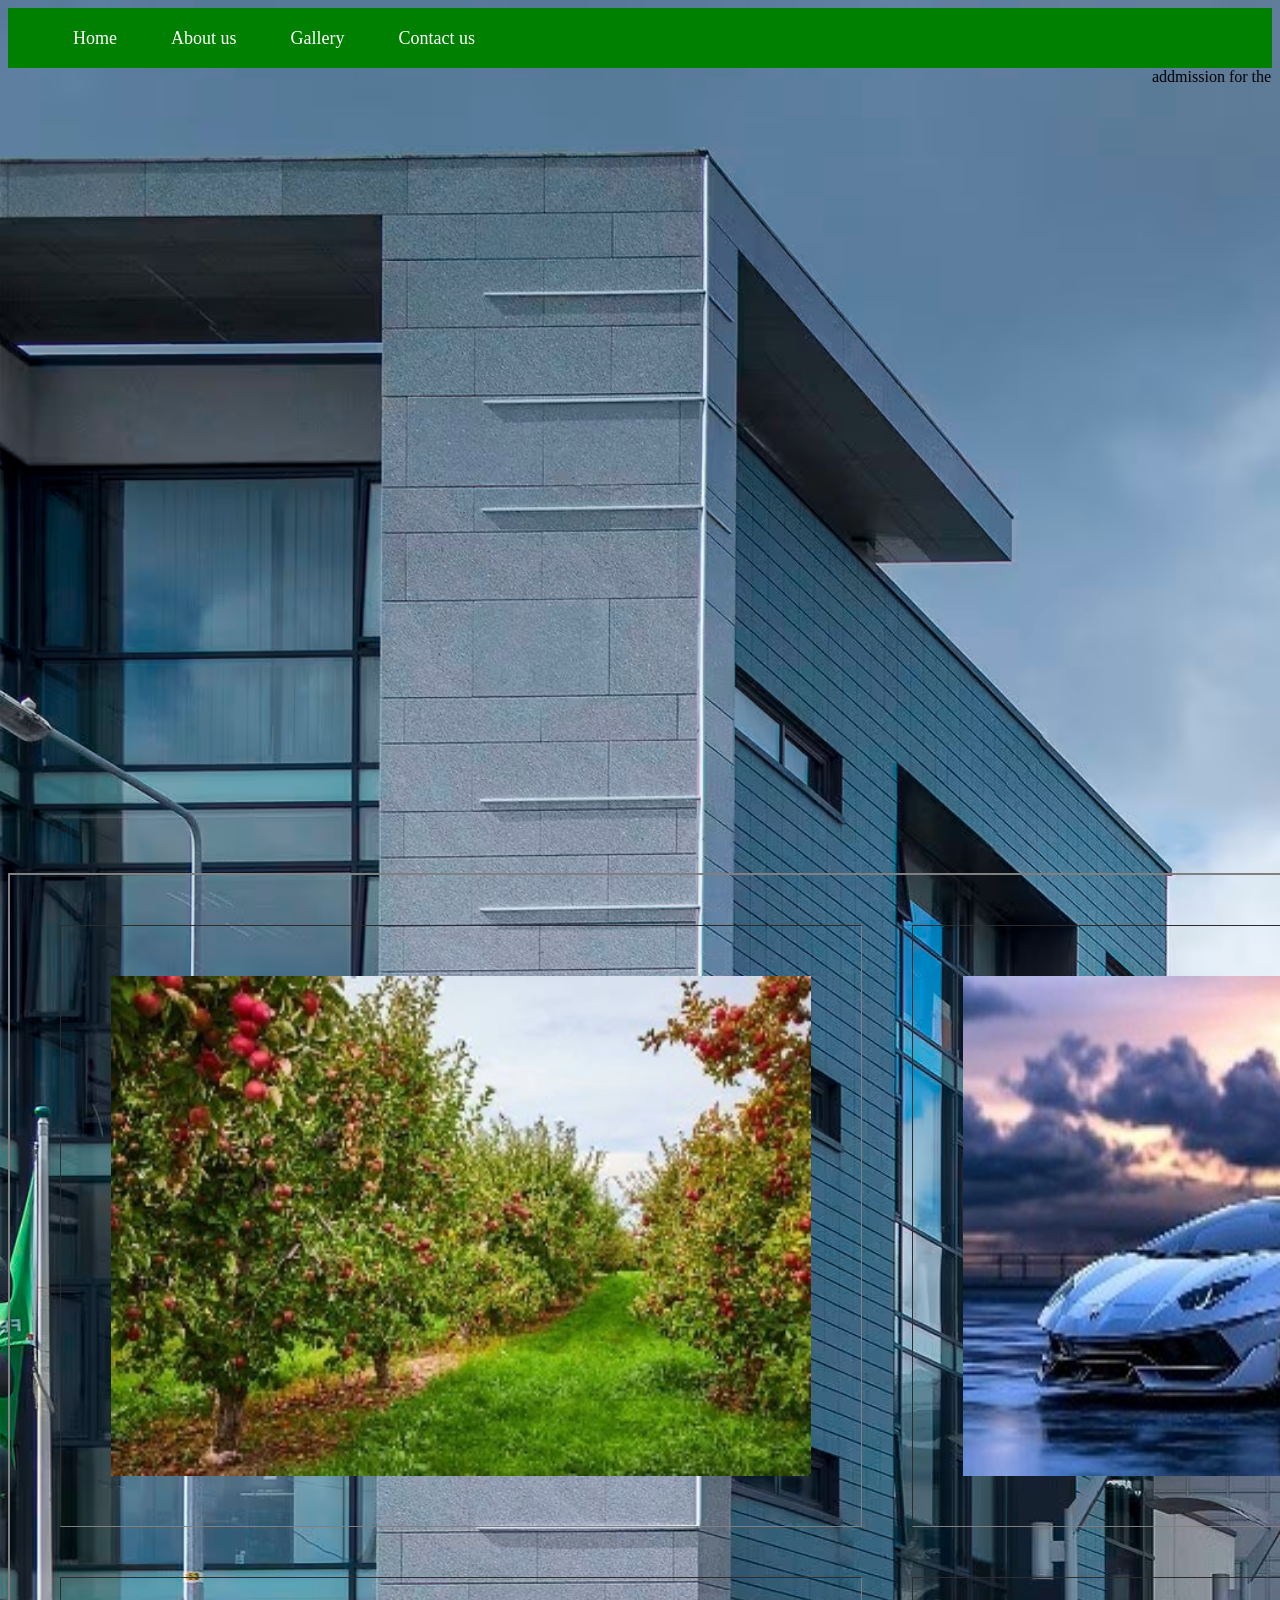
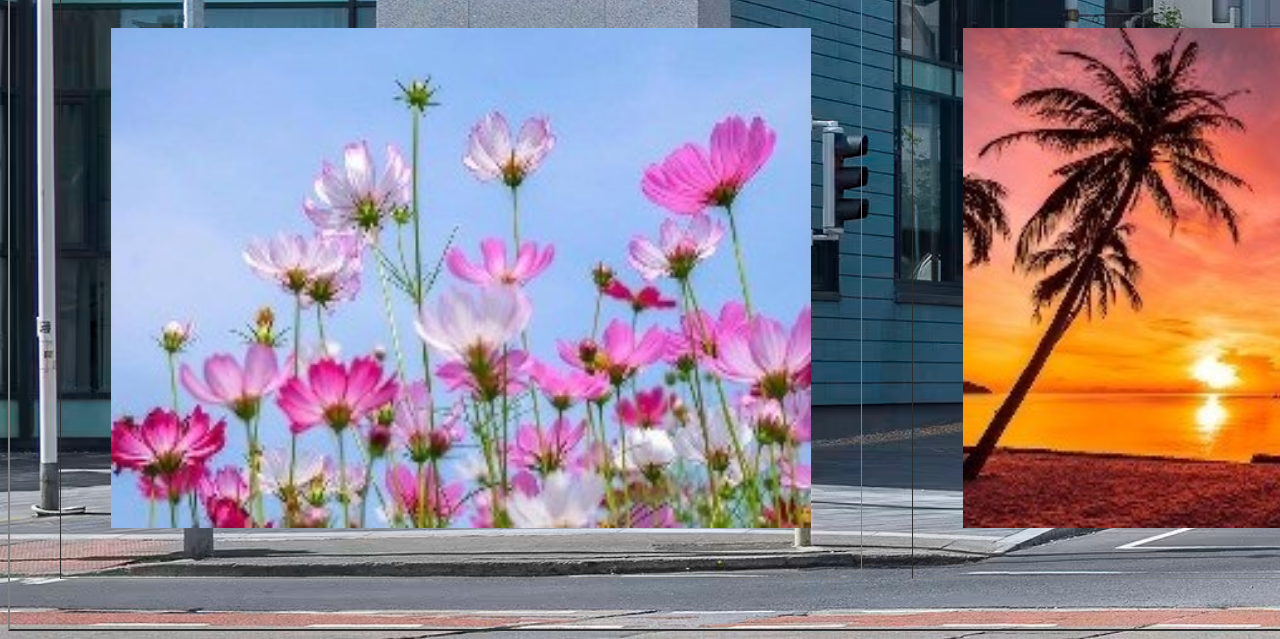
<file: gallery.html>
<html>
<head>
<title>Gallery</title>
<link rel="stylesheet" href="style.css">
</head>
<body>
<nav>
<ul>
<li><a href="home2.html">Home</a></li>
<li><a href="aboutus.html">About us</a></li>
<li><a href="gallery.html">Gallery</a></li>
<li><a href="contactus.html">Contact us</a></li>
</ul>
</nav>
<marquee> addmission for the session 2026 is going on !!</marquee>
<h1>welcome to university</h1>
<p>knowledge* inovative * excellient * </p>
<table border ="2"align="center"cellpadding="50"cellspacing="50">
<tr>
<td><a href="pic1.jpg"target="_blank"><img src="pic1.jpg" width="700"height="500"></a></td>
<td><a href="pic2.jpg"target="_blank"><img src="pic2.jpg"width="700"height="500"></a></td>
</tr>
<tr>
<td><a href="pic3.jpg"target="_blank"><img src="pic3.jpg"width="700"height="500"></a></td>
<td><a href="pic4.jpg"target="_blank"><img src="pic4.jpg"width="700"height="500"></a></td>
</tr>
</table>
</body>
</html>
</file>
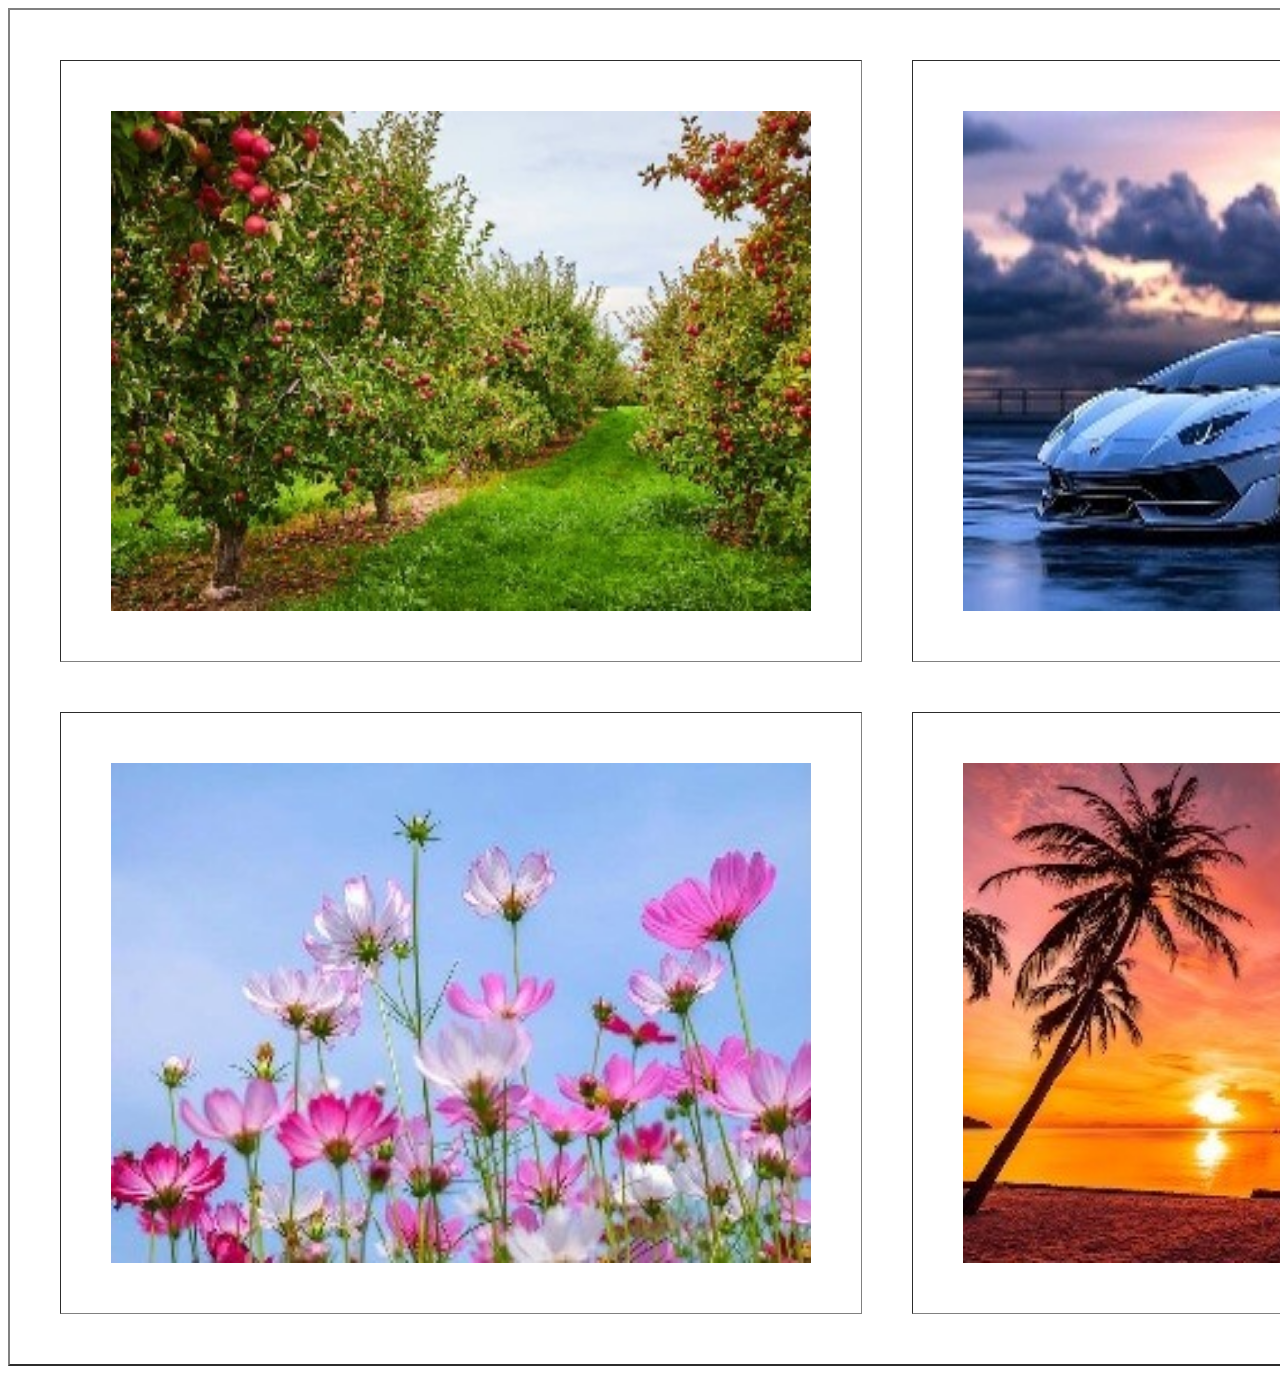
<file: table1.html>
<html>
<head>
</head>
<body>
<table border ="2"align="center"cellpadding="50"cellspacing="50">
<tr>
<td><a href="pic1.jpg"target="_blank"><img src="pic1.jpg" width="700"height="500"></a></td>
<td><a href="pic2.jpg"target="_blank"><img src="pic2.jpg"width="700"height="500"></a></td>
</tr>
<tr>
<td><a href="pic3.jpg"target="_blank"><img src="pic3.jpg"width="700"height="500"></a></td>
<td><a href="pic4.jpg"target="_blank"><img src="pic4.jpg"width="700"height="500"></a></td>
</tr>
</table>
</body>
</html>
</file>
<file: style.css>
body
{
background:url("building.jpg");
background-size:cover;
background-repeat:no-repeat;
}
h1
{
font-size:100px;
font-family:aharoni;
color:black;
text-align:center;
margin-top:100px;
margin-left:1500px;
}
p{
font-size:40px;
font-family:italic;
color:red;
margin-left:1600px;
}
nav
{
background-color:green;
height:60px;
}
nav ul
{
list-style:none;
}
nav ul li{
display:inline-block;
color:yellow;
}
nav ul li a
{
color:white;
text-decoration:none;
padding:20px 25px;
display:block;
font-size:18px;
}
nav ul li a:hover{
background-color:orange;
color:red;
}
</file>
